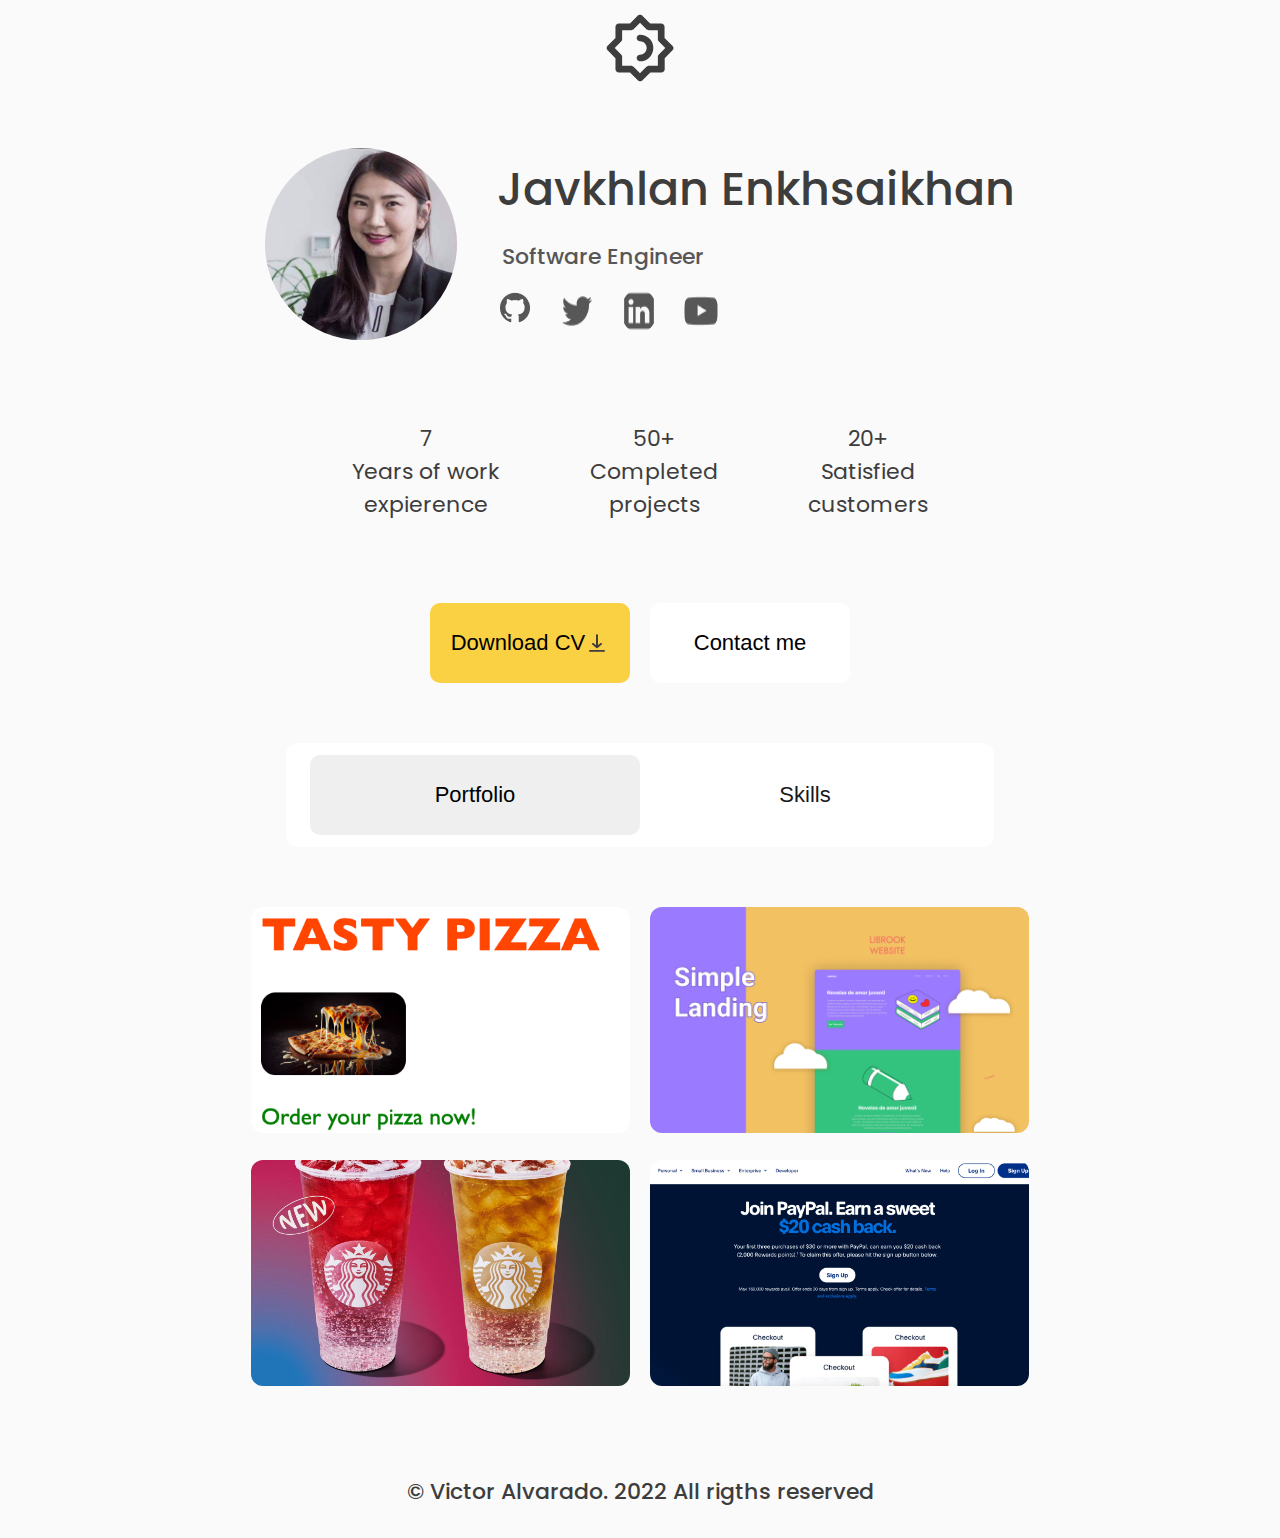
<file: index.html>
<!DOCTYPE html>
<html lang="en">
  <head>
    <meta charset="UTF-8" />
    <meta name="viewport" content="width=device-width, initial-scale=1.0" />
    <title>Document</title>
    <link rel="stylesheet" href="light-portfolio.css" id="theme-link" />
    <link rel="preconnect" href="https://fonts.googleapis.com" />
    <link rel="preconnect" href="https://fonts.gstatic.com" crossorigin />
    <link
      href="https://fonts.googleapis.com/css2?family=Poppins:ital,wght@0,100;0,200;0,300;0,400;0,500;0,600;0,700;0,800;0,900;1,100;1,200;1,300;1,400;1,500;1,600;1,700;1,800;1,900&display=swap"
      rel="stylesheet"
    />
  </head>
  <body>
    <svg
      id="theme"
      width="40"
      height="40"
      viewBox="0 0 40 40"
      fill="none"
      xmlns="http://www.w3.org/2000/svg"
    >
      <path
        d="M20 13.3333C19.558 13.3333 19.1341 13.5089 18.8215 13.8215C18.5089 14.134 18.3333 14.558 18.3333 15C18.3333 15.442 18.5089 15.8659 18.8215 16.1785C19.1341 16.4911 19.558 16.6667 20 16.6667C20.8841 16.6667 21.7319 17.0179 22.357 17.643C22.9821 18.2681 23.3333 19.1159 23.3333 20C23.3333 20.8841 22.9821 21.7319 22.357 22.357C21.7319 22.9821 20.8841 23.3333 20 23.3333C19.558 23.3333 19.1341 23.5089 18.8215 23.8215C18.5089 24.134 18.3333 24.558 18.3333 25C18.3333 25.442 18.5089 25.8659 18.8215 26.1785C19.1341 26.4911 19.558 26.6667 20 26.6667C21.7681 26.6667 23.4638 25.9643 24.714 24.714C25.9643 23.4638 26.6667 21.7681 26.6667 20C26.6667 18.2319 25.9643 16.5362 24.714 15.286C23.4638 14.0357 21.7681 13.3333 20 13.3333ZM36.1833 18.8167L32.2667 15V9.4C32.2667 8.95797 32.0911 8.53405 31.7785 8.22149C31.466 7.90893 31.042 7.73333 30.6 7.73333H25.0833L21.1833 3.81667C21.0284 3.66045 20.8441 3.53646 20.641 3.45185C20.4379 3.36723 20.22 3.32367 20 3.32367C19.78 3.32367 19.5621 3.36723 19.359 3.45185C19.1559 3.53646 18.9716 3.66045 18.8167 3.81667L15 7.73333H9.4C8.95797 7.73333 8.53405 7.90893 8.22149 8.22149C7.90893 8.53405 7.73333 8.95797 7.73333 9.4V15L3.81667 18.8167C3.66045 18.9716 3.53646 19.1559 3.45185 19.359C3.36723 19.5621 3.32367 19.78 3.32367 20C3.32367 20.22 3.36723 20.4379 3.45185 20.641C3.53646 20.8441 3.66045 21.0284 3.81667 21.1833L7.73333 25.0833V30.6C7.73333 31.042 7.90893 31.4659 8.22149 31.7785C8.53405 32.0911 8.95797 32.2667 9.4 32.2667H15L18.9 36.1833C19.0549 36.3395 19.2393 36.4635 19.4424 36.5481C19.6455 36.6328 19.8633 36.6763 20.0833 36.6763C20.3034 36.6763 20.5212 36.6328 20.7243 36.5481C20.9274 36.4635 21.1117 36.3395 21.2667 36.1833L25.1667 32.2667H30.6833C31.1254 32.2667 31.5493 32.0911 31.8618 31.7785C32.1744 31.4659 32.35 31.042 32.35 30.6V25.0833L36.2667 21.1833C36.4176 21.023 36.5352 20.8343 36.6127 20.6282C36.6902 20.4221 36.7262 20.2027 36.7184 19.9826C36.7107 19.7626 36.6594 19.5462 36.5676 19.3461C36.4757 19.146 36.3451 18.966 36.1833 18.8167ZM29.4333 23.2167C29.2759 23.371 29.1506 23.5551 29.0647 23.7582C28.9789 23.9613 28.9343 24.1795 28.9333 24.4V28.9333H24.4C24.1795 28.9342 23.9613 28.9789 23.7582 29.0647C23.5551 29.1506 23.371 29.2759 23.2167 29.4333L20 32.65L16.7833 29.4333C16.629 29.2759 16.4449 29.1506 16.2418 29.0647C16.0387 28.9789 15.8205 28.9342 15.6 28.9333H11.0667V24.4C11.0658 24.1795 11.0211 23.9613 10.9353 23.7582C10.8494 23.5551 10.7241 23.371 10.5667 23.2167L7.35 20L10.5667 16.7833C10.7241 16.629 10.8494 16.4449 10.9353 16.2418C11.0211 16.0386 11.0658 15.8205 11.0667 15.6V11.0667H15.6C15.8205 11.0658 16.0387 11.0211 16.2418 10.9353C16.4449 10.8494 16.629 10.7241 16.7833 10.5667L20 7.35L23.2167 10.5667C23.371 10.7241 23.5551 10.8494 23.7582 10.9353C23.9613 11.0211 24.1795 11.0658 24.4 11.0667H28.9333V15.6C28.9343 15.8205 28.9789 16.0386 29.0647 16.2418C29.1506 16.4449 29.2759 16.629 29.4333 16.7833L32.65 20L29.4333 23.2167Z"
        fill="#3D3D3D"
      />
    </svg>
    <div id="box1">
      <img id="profile-photo" src="./projects/jay.jpg" alt="pro photo" />

      <div id="information">
        <h1 id="name">Javkhlan Enkhsaikhan</h1>
        <p id="major">Software Engineer</p>
        <div id="social">
          <a href="https://github.com/dashboard"
            ><img src="./portfolio.image/Brands/github.png" alt="github"
          /></a>
          <img src="./portfolio.image/Brands/twitter.png" alt="twitter" />
          <img src="./portfolio.image/Brands/linkedin.png" alt="linkedin" />
          <img src="./portfolio.image/Brands/youtube.png" alt="youtube" />
        </div>
      </div>
    </div>

    <div id="box2">
      <p>
        7 <br />Years of work <br />
        expierence
      </p>
      <p>50+ <br />Completed <br />projects</p>
      <p>20+ <br />Satisfied <br />customers</p>
    </div>
    <div id="box3">
      <a
        href="./Javkhlan-Enkhsaikhan.pdf"
        download="Javkhlan-Enkhsaikhan.pdf"
        style="text-decoration: none"
      >
        <button id="CV">
          <p>Download CV</p>
          <svg
            width="24"
            height="24"
            viewBox="0 0 16 14"
            fill="none"
            xmlns="http://www.w3.org/2000/svg"
          >
            <path
              d="M12.6667 11.6667H3.33341C3.1566 11.6667 2.98703 11.7281 2.86201 11.8375C2.73699 11.9469 2.66675 12.0953 2.66675 12.25C2.66675 12.4047 2.73699 12.5531 2.86201 12.6625C2.98703 12.7719 3.1566 12.8333 3.33341 12.8333H12.6667C12.8436 12.8333 13.0131 12.7719 13.1382 12.6625C13.2632 12.5531 13.3334 12.4047 13.3334 12.25C13.3334 12.0953 13.2632 11.9469 13.1382 11.8375C13.0131 11.7281 12.8436 11.6667 12.6667 11.6667ZM7.52675 10.3308C7.59015 10.3839 7.66491 10.4256 7.74675 10.4533C7.82655 10.4842 7.91283 10.5001 8.00008 10.5001C8.08733 10.5001 8.17361 10.4842 8.25341 10.4533C8.33525 10.4256 8.41001 10.3839 8.47341 10.3308L11.1401 7.99751C11.2656 7.88766 11.3361 7.73868 11.3361 7.58334C11.3361 7.428 11.2656 7.27902 11.1401 7.16917C11.0145 7.05933 10.8443 6.99762 10.6667 6.99762C10.4892 6.99762 10.319 7.05933 10.1934 7.16917L8.66675 8.51084V1.75001C8.66675 1.5953 8.59651 1.44692 8.47149 1.33753C8.34646 1.22813 8.17689 1.16667 8.00008 1.16667C7.82327 1.16667 7.6537 1.22813 7.52868 1.33753C7.40365 1.44692 7.33341 1.5953 7.33341 1.75001V8.51084L5.80675 7.16917C5.74459 7.11478 5.6708 7.07164 5.58958 7.0422C5.50837 7.01277 5.42132 6.99762 5.33341 6.99762C5.24551 6.99762 5.15846 7.01277 5.07725 7.0422C4.99603 7.07164 4.92224 7.11478 4.86008 7.16917C4.79792 7.22356 4.74862 7.28813 4.71497 7.35919C4.68133 7.43026 4.66402 7.50642 4.66402 7.58334C4.66402 7.66026 4.68133 7.73642 4.71497 7.80748C4.74862 7.87855 4.79792 7.94312 4.86008 7.99751L7.52675 10.3308Z"
              fill="#3D3D3D"
            />
          </svg></button
      ></a>

      <button id="contact">Contact me</button>
    </div>
    <div id="box4">
      <button id="portfolio">Portfolio</button>
      <button id="skills">Skills</button>
    </div>
    <div id="box5">
      <a href="https://pizzaorder-flame.vercel.app/" target="_blank">
        <div class="project-card">
          <img src="./projects/pizza.png" alt="pizzaorder" />
        </div>
      </a>
      <a href="https://lib-rook.vercel.app/" target="_blank">
        <div class="project-card">
          <img src="./projects/librook.png" alt="librook" />
        </div>
      </a>
      <a href="https://starbucks-liard-ten.vercel.app/" target="_blank">
        <div class="project-card">
          <img src="./projects/drinks.webp" alt="starbucks" />
        </div>
      </a>
      <a href="https://paypal-henna.vercel.app/" target="_blank">
        <div class="project-card">
          <img src="./projects/paypal.png" alt="paypal" />
        </div>
      </a>
    </div>

    <p id="end">© Victor Alvarado. 2022 All rigths reserved</p>

    <script src="./index.js"></script>
  </body>
</html>
</file>
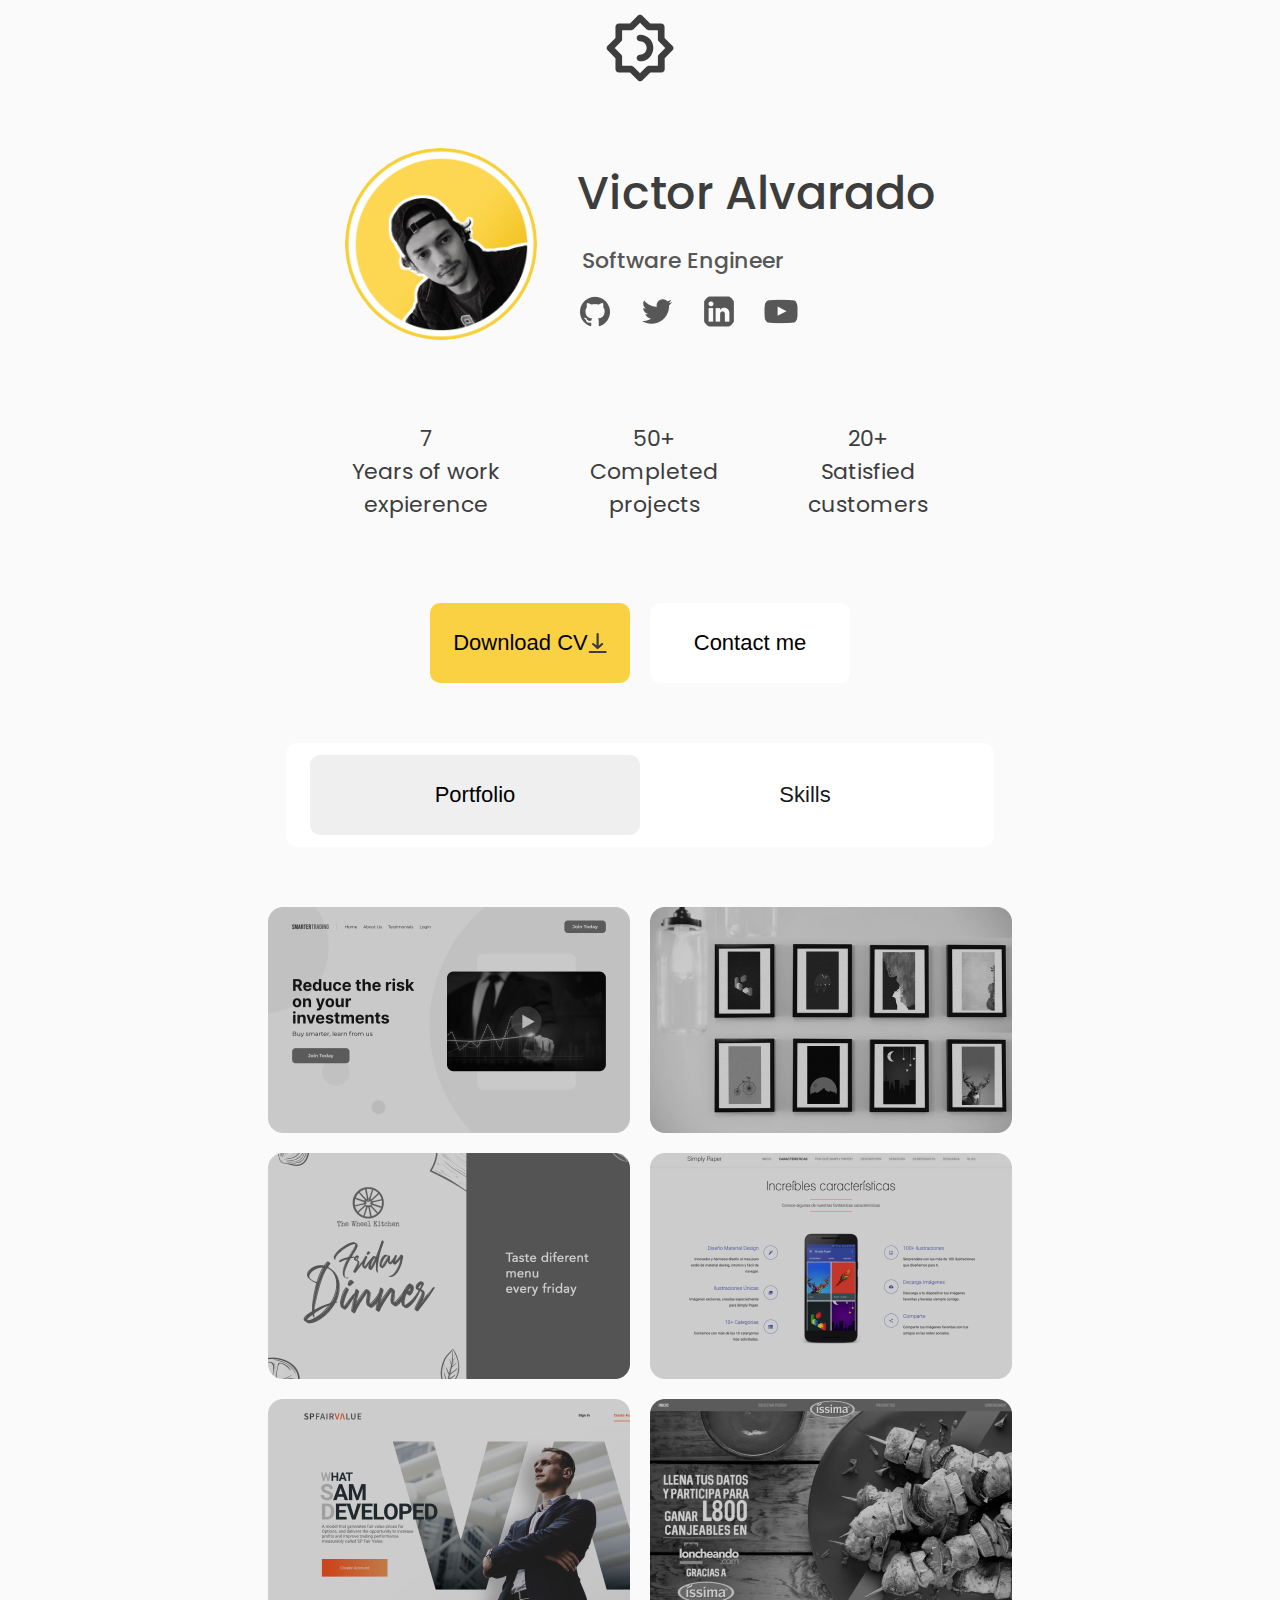
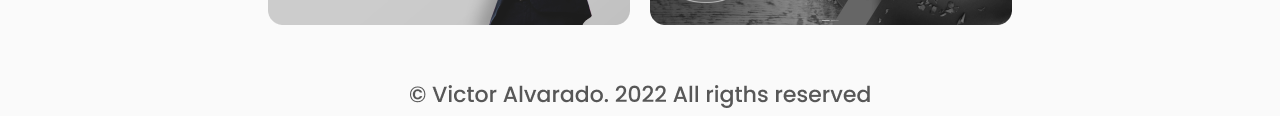
<file: portfolio.html>
<!DOCTYPE html>
<html lang="en">
  <head>
    <meta charset="UTF-8" />
    <meta name="viewport" content="width=device-width, initial-scale=1.0" />
    <title>Document</title>
    <link rel="stylesheet" href="light-portfolio.css" id="theme-link" />
    <link rel="preconnect" href="https://fonts.googleapis.com" />
    <link rel="preconnect" href="https://fonts.gstatic.com" crossorigin />
    <link
      href="https://fonts.googleapis.com/css2?family=Poppins:ital,wght@0,100;0,200;0,300;0,400;0,500;0,600;0,700;0,800;0,900;1,100;1,200;1,300;1,400;1,500;1,600;1,700;1,800;1,900&display=swap"
      rel="stylesheet"
    />
  </head>
  <body>
    <svg
      id="theme"
      width="40"
      height="40"
      viewBox="0 0 40 40"
      fill="none"
      xmlns="http://www.w3.org/2000/svg"
    >
      <path
        d="M20 13.3333C19.558 13.3333 19.1341 13.5089 18.8215 13.8215C18.5089 14.134 18.3333 14.558 18.3333 15C18.3333 15.442 18.5089 15.8659 18.8215 16.1785C19.1341 16.4911 19.558 16.6667 20 16.6667C20.8841 16.6667 21.7319 17.0179 22.357 17.643C22.9821 18.2681 23.3333 19.1159 23.3333 20C23.3333 20.8841 22.9821 21.7319 22.357 22.357C21.7319 22.9821 20.8841 23.3333 20 23.3333C19.558 23.3333 19.1341 23.5089 18.8215 23.8215C18.5089 24.134 18.3333 24.558 18.3333 25C18.3333 25.442 18.5089 25.8659 18.8215 26.1785C19.1341 26.4911 19.558 26.6667 20 26.6667C21.7681 26.6667 23.4638 25.9643 24.714 24.714C25.9643 23.4638 26.6667 21.7681 26.6667 20C26.6667 18.2319 25.9643 16.5362 24.714 15.286C23.4638 14.0357 21.7681 13.3333 20 13.3333ZM36.1833 18.8167L32.2667 15V9.4C32.2667 8.95797 32.0911 8.53405 31.7785 8.22149C31.466 7.90893 31.042 7.73333 30.6 7.73333H25.0833L21.1833 3.81667C21.0284 3.66045 20.8441 3.53646 20.641 3.45185C20.4379 3.36723 20.22 3.32367 20 3.32367C19.78 3.32367 19.5621 3.36723 19.359 3.45185C19.1559 3.53646 18.9716 3.66045 18.8167 3.81667L15 7.73333H9.4C8.95797 7.73333 8.53405 7.90893 8.22149 8.22149C7.90893 8.53405 7.73333 8.95797 7.73333 9.4V15L3.81667 18.8167C3.66045 18.9716 3.53646 19.1559 3.45185 19.359C3.36723 19.5621 3.32367 19.78 3.32367 20C3.32367 20.22 3.36723 20.4379 3.45185 20.641C3.53646 20.8441 3.66045 21.0284 3.81667 21.1833L7.73333 25.0833V30.6C7.73333 31.042 7.90893 31.4659 8.22149 31.7785C8.53405 32.0911 8.95797 32.2667 9.4 32.2667H15L18.9 36.1833C19.0549 36.3395 19.2393 36.4635 19.4424 36.5481C19.6455 36.6328 19.8633 36.6763 20.0833 36.6763C20.3034 36.6763 20.5212 36.6328 20.7243 36.5481C20.9274 36.4635 21.1117 36.3395 21.2667 36.1833L25.1667 32.2667H30.6833C31.1254 32.2667 31.5493 32.0911 31.8618 31.7785C32.1744 31.4659 32.35 31.042 32.35 30.6V25.0833L36.2667 21.1833C36.4176 21.023 36.5352 20.8343 36.6127 20.6282C36.6902 20.4221 36.7262 20.2027 36.7184 19.9826C36.7107 19.7626 36.6594 19.5462 36.5676 19.3461C36.4757 19.146 36.3451 18.966 36.1833 18.8167ZM29.4333 23.2167C29.2759 23.371 29.1506 23.5551 29.0647 23.7582C28.9789 23.9613 28.9343 24.1795 28.9333 24.4V28.9333H24.4C24.1795 28.9342 23.9613 28.9789 23.7582 29.0647C23.5551 29.1506 23.371 29.2759 23.2167 29.4333L20 32.65L16.7833 29.4333C16.629 29.2759 16.4449 29.1506 16.2418 29.0647C16.0387 28.9789 15.8205 28.9342 15.6 28.9333H11.0667V24.4C11.0658 24.1795 11.0211 23.9613 10.9353 23.7582C10.8494 23.5551 10.7241 23.371 10.5667 23.2167L7.35 20L10.5667 16.7833C10.7241 16.629 10.8494 16.4449 10.9353 16.2418C11.0211 16.0386 11.0658 15.8205 11.0667 15.6V11.0667H15.6C15.8205 11.0658 16.0387 11.0211 16.2418 10.9353C16.4449 10.8494 16.629 10.7241 16.7833 10.5667L20 7.35L23.2167 10.5667C23.371 10.7241 23.5551 10.8494 23.7582 10.9353C23.9613 11.0211 24.1795 11.0658 24.4 11.0667H28.9333V15.6C28.9343 15.8205 28.9789 16.0386 29.0647 16.2418C29.1506 16.4449 29.2759 16.629 29.4333 16.7833L32.65 20L29.4333 23.2167Z"
        fill="#3D3D3D"
      />
    </svg>
    <div id="box1">
      <img
        id="profile-photo"
        src="./portfolio.image/profile.picture.png"
        alt="pro photo"
      />

      <div id="information">
        <p id="name">Victor Alvarado</p>
        <p id="major">Software Engineer</p>
        <div id="social">
          <img src="./portfolio.image/Brands/github.png" alt="github" />
          <img src="./portfolio.image/Brands/twitter.png" alt="twitter" />
          <img src="./portfolio.image/Brands/linkedin.png" alt="linkedin" />
          <img src="./portfolio.image/Brands/youtube.png" alt="youtube" />
        </div>
      </div>
    </div>

    <div id="box2">
      <p>
        7 <br />Years of work <br />
        expierence
      </p>
      <p>50+ <br />Completed <br />projects</p>
      <p>20+ <br />Satisfied <br />customers</p>
    </div>
    <div id="box3">
      <button id="CV">
        Download CV
        <img src="./portfolio.image/Arrows/Vector.png" alt="" />
      </button>
      <button id="contact">Contact me</button>
    </div>
    <div id="box4">
      <button id="portfolio">Portfolio</button>
      <button id="skills">Skills</button>
    </div>
    <div id="box5">
      <img src="./portfolio.image/Brands/Rectangle 1.png" alt="" />
      <img src="./portfolio.image/Brands/Rectangle 1 (1).png" alt="" />
      <img src="./portfolio.image/Brands/Rectangle 1 (2).png" alt="" />
      <img src="./portfolio.image/Brands/Rectangle 1 (4).png" alt="" />
      <img src="./portfolio.image/Brands/Rectangle 1 (5).png" alt="" />
      <img src="./portfolio.image/Brands/Rectangle 1 (3).png" alt="" />
    </div>
    <img src="./portfolio.image/Brands/Footer.png" alt="end" />

    <script src="./portfolio.js"></script>
  </body>
</html>
</file>
<file: light-portfolio.css>
body {
  background-color: #fafafa;
  display: flex;
  justify-content: center;
  align-items: center;
  flex-direction: column;
  gap: 60px;
  font-family: "Poppins";
  color: #3d3d3d;
  padding: 20px, 0px, 40px, 0px;
}

button {
  border: none;
}

#theme {
  width: 80px;
  height: 80px;
  cursor: pointer;
}

#box1 {
  display: flex;
  align-items: center;
  gap: 40px;
}
#box1 img {
  border-radius: 50%;
}

#profile-photo {
  width: 192px;
  height: 192px;
}

#information {
  display: flex;
  flex-direction: column;
  gap: 16px;
}
#name {
  font-size: 46px;
  font-weight: 500;
  margin: 0;
}

#major {
  font-size: 22px;
  font-weight: 500;
  margin: 0;
  text-align: left;
  color: #575757;
  margin-left: 5px;
}

#social {
  display: flex;
  gap: 26px;
}

#box2 {
  gap: 90px;
  display: flex;
  align-items: center;
  justify-content: center;
  text-align: center;
  font-size: 22px;
}

#box3 {
  display: flex;
  gap: 20px;
}

#CV {
  font-size: 22px;
  font-weight: 500;
  background-color: #fbd144;
  border-radius: 10px;
  display: flex;
  min-width: 200px;
  align-items: center;
  justify-content: center;
  height: 80px;
  cursor: pointer;
}

#contact {
  font-size: 22px;
  font-weight: 500;
  background-color: white;
  display: flex;
  min-width: 200px;
  align-items: center;
  justify-content: center;
  height: 80px;
  border-radius: 10px;
  cursor: pointer;
}

#box4 {
  background-color: white;
  padding: 12px 24px;
  border-radius: 12px;
  display: flex;
  align-items: center;
  justify-content: center;
  width: 660px;
}

#portfolio {
  width: 50%;
  font-size: 22px;
  font-weight: 500;
  height: 80px;
  text-align: center;
  border-radius: 10px;
}

#skills {
  width: 50%;
  font-size: 22px;
  font-weight: 500;
  text-align: center;
  color: #19191b;
  background-color: white;
}
#box5 {
  width: 790px;
  gap: 20px;
  display: flex;
  flex-wrap: wrap;
  justify-content: center;
}

#box5 a {
  width: 48%;
}

.project-card {
  border-radius: 12px;
}

.project-card img {
  height: 226px;
  width: 100%;
  border-radius: 12px;
  object-fit: cover;
}

#end {
  font-size: 22px;
  font-weight: 500;
  line-height: 33px;
  text-align: center;
}

@media (max-width: 620px) {
  body {
    gap: 30px;
  }

  #theme {
    width: 48px;
    height: 48px;
  }

  #theme svg {
    width: 24px;
    height: 24px;
  }

  #box1 {
    display: flex;
    flex-direction: column;
  }

  #profile-photo {
    width: 124px;
    height: 124px;
  }

  #information {
    display: flex;
    flex-direction: column;
    align-items: center;
  }

  #information h1 {
    font-weight: 500;
    font-size: 32px;
    line-height: 48px;
  }

  #information p {
    font-weight: 500;
    font-size: 14px;
    line-height: 21px;
  }
  #box2 {
    gap: 60px;
    display: flex;
    align-items: center;
    justify-content: space-between;
    text-align: center;
    font-size: 14px;
  }

  #box3 {
    display: flex;
    gap: 14px;
  }

  #CV {
    font-size: 12px;
    font-weight: 500;
    background-color: #fbd144;
    border-radius: 10px;
    display: flex;
    min-width: 150px;
    align-items: center;
    justify-content: center;
    height: 44px;
  }

  #contact {
    font-size: 12px;
    font-weight: 500;
    background-color: white;
    display: flex;
    min-width: 150px;
    align-items: center;
    justify-content: center;
    height: 44px;
    border-radius: 10px;
  }

  #CV svg {
    width: 16px;
    height: 16px;
  }

  #box4 {
    width: 280px;
    background-color: white;
    padding: 5px, 2px, 5px, 2px;
    border-radius: 10px;
    display: flex;
    gap: 9px;
    align-items: center;
  }

  #portfolio {
    width: 100%;
    font-size: 12px;
    font-weight: 500;
    height: 80px;
    text-align: center;
    border-radius: 10px;
  }

  #skills {
    width: 100%;
    font-size: 12px;
    font-weight: 500;
    text-align: center;
    color: #19191b;
    background-color: white;
  }
  #box5 {
    width: 330px;
    gap: 30px;
    border-radius: 20px;
    display: flex;
    flex-wrap: wrap;
    justify-content: center;
  }
  #end {
    font-size: 14px;
    font-weight: 500;
    line-height: 21px;
    text-align: center;
  }
}
</file>
